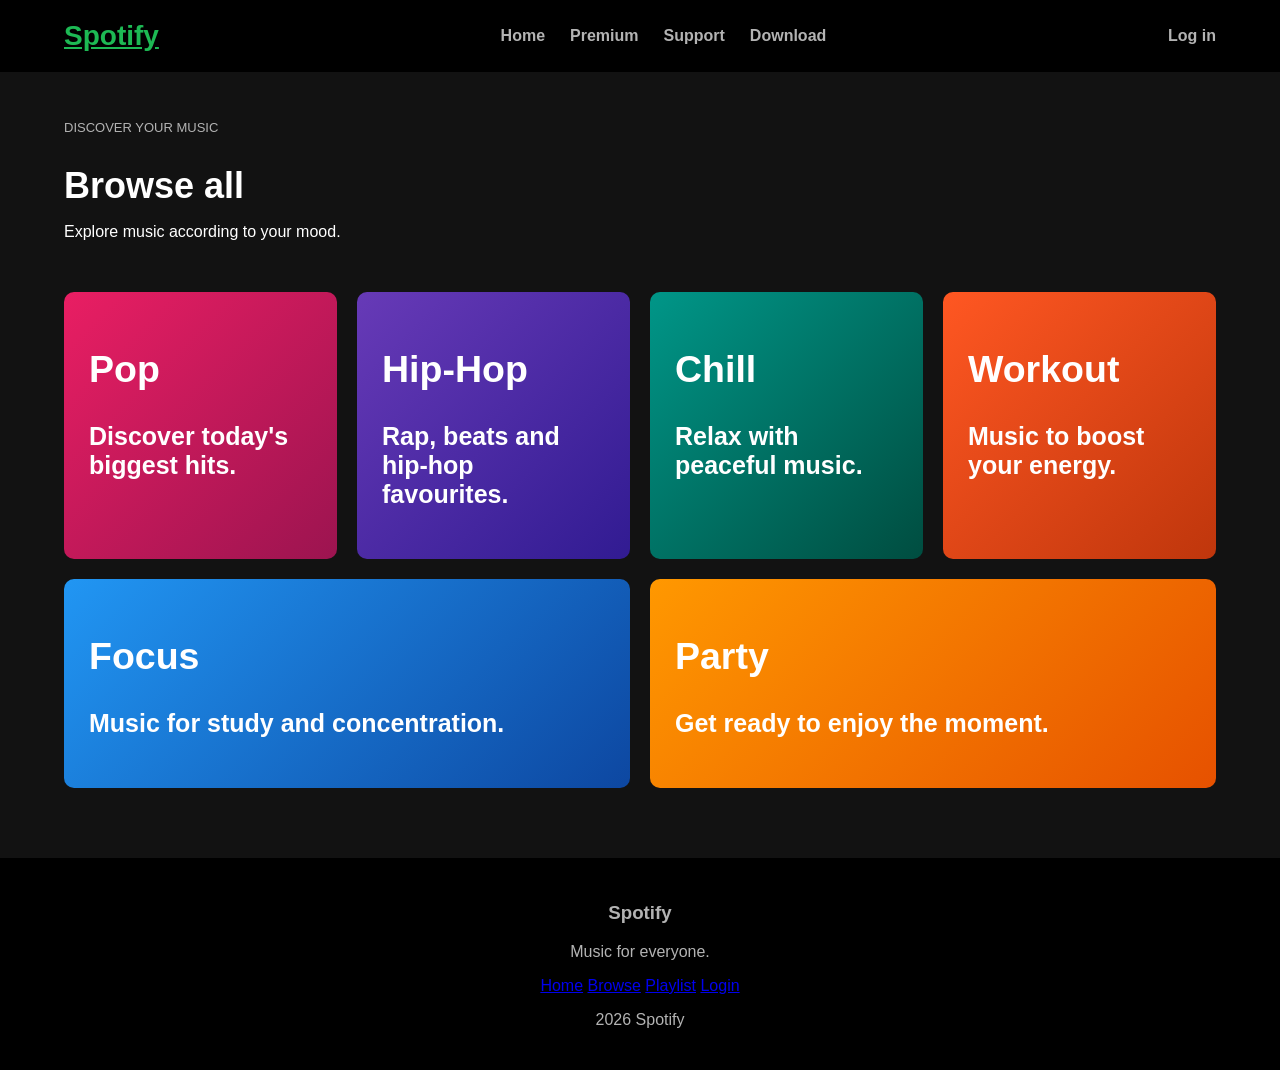
<file: browse.html>
<!DOCTYPE html>
<html lang="en">
<head>
    <meta charset="UTF-8">
    <meta name="viewport" content="width=device-width, initial-scale=1.0">
    <title>Spotify | Browse</title>
    <link rel="stylesheet" href="browse.css">
</head>
<body>

    <!-- Navbar -->
    <header>
        <nav class="navbar">
            <a href="index.html" class="logo">Spotify</a>

            <div class="nav-links">
                <a href="index.html">Home</a>
                <a href="index.html#premium">Premium</a>
                <a href="index.html#support">Support</a>
                <a href="index.html#download">Download</a>
            </div>

            <a href="login.html" class="login-link">Log in</a>
        </nav>
    </header>

    <main>
        <!-- Page Heading -->
        <section class="browse-heading">
            <p class="small-text">DISCOVER YOUR MUSIC</p>
            <h1>Browse all</h1>
            <p>Explore music according to your mood.</p>
        </section>

        <!-- Genre Cards -->
        <section class="section">
            <div class="genre-grid">

                <a href="playlist.html" class="genre-card pop">
                    <h2>Pop</h2>
                    <p>Discover today's biggest hits.</p>
                </a>

                <a href="playlist.html" class="genre-card hiphop">
                    <h2>Hip-Hop</h2>
                    <p>Rap, beats and hip-hop favourites.</p>
                </a>

                <a href="playlist.html" class="genre-card chill">
                    <h2>Chill</h2>
                    <p>Relax with peaceful music.</p>
                </a>

                <a href="playlist.html" class="genre-card workout">
                    <h2>Workout</h2>
                    <p>Music to boost your energy.</p>
                </a>

                <a href="playlist.html" class="genre-card focus">
                    <h2>Focus</h2>
                    <p>Music for study and concentration.</p>
                </a>

                <a href="playlist.html" class="genre-card party">
                    <h2>Party</h2>
                    <p>Get ready to enjoy the moment.</p>
                </a>

            </div>
        </section>
    </main>

    <!-- Footer -->
    <footer>
        <div>
            <h3>Spotify</h3>
            <p>Music for everyone.</p>
        </div>

        <div class="footer-links">
            <a href="index.html">Home</a>
            <a href="browse.html">Browse</a>
            <a href="playlist.html">Playlist</a>
            <a href="login.html">Login</a>
        </div>

        <p> 2026 Spotify</p>
    </footer>

</body>
</html>
</file>
<file: browse.css>
/* ===== BROWSE PAGE ===== */

* {
    box-sizing: border-box;
}

body {
    margin: 0;
    font-family: Arial, sans-serif;
    background-color: #121212;
    color: white;
}

/* Navbar */
.navbar {
    background-color: #000;
    padding: 20px 5%;
    display: flex;
    justify-content: space-between;
    align-items: center;
}

.logo {
    color: #1DB954;
    font-size: 28px;
    font-weight: bold;
}

.nav-links {
    display: flex;
    gap: 25px;
}

.nav-links a,
.login-link {
    color: #b3b3b3;
    text-decoration: none;
    font-weight: bold;
    transition: color 0.3s;
}

.nav-links a:hover,
.login-link:hover {
    color: #1DB954;
}

/* Browse Heading */
.browse-heading {
    padding: 35px 5% 15px;
}

.browse-heading h1 {
    font-size: 36px;
    margin-bottom: 10px;
}

.small-text {
    color: #b3b3b3;
    font-size: 13px;
}

/* Genre Cards */
.genre-grid {
    padding: 20px 5% 50px;
    display: flex;
    flex-wrap: wrap;
    gap: 20px;
}

.genre-card {
    flex: 1 1 250px;
    min-height: 150px;
    padding: 25px;
    border-radius: 10px;
    color: white;
    text-decoration: none;
    font-size: 25px;
    font-weight: bold;
    position: relative;
    overflow: hidden;
    transition: transform 0.3s;
}

.genre-card:hover {
    transform: scale(1.04);
}

/* Different Card Colors */
.pop {
    background: linear-gradient(135deg, #e91e63, #9c1450);
}

.hiphop {
    background: linear-gradient(135deg, #673ab7, #311b92);
}

.chill {
    background: linear-gradient(135deg, #009688, #004d40);
}

.workout {
    background: linear-gradient(135deg, #ff5722, #bf360c);
}

.focus {
    background: linear-gradient(135deg, #2196f3, #0d47a1);
}

.party {
    background: linear-gradient(135deg, #ff9800, #e65100);
}

/* Footer */
footer {
   background-color: #000;
    color: #b3b3b3;
    text-align: center;
    padding: 25px;
    margin-top: 20px;
}
</file>
